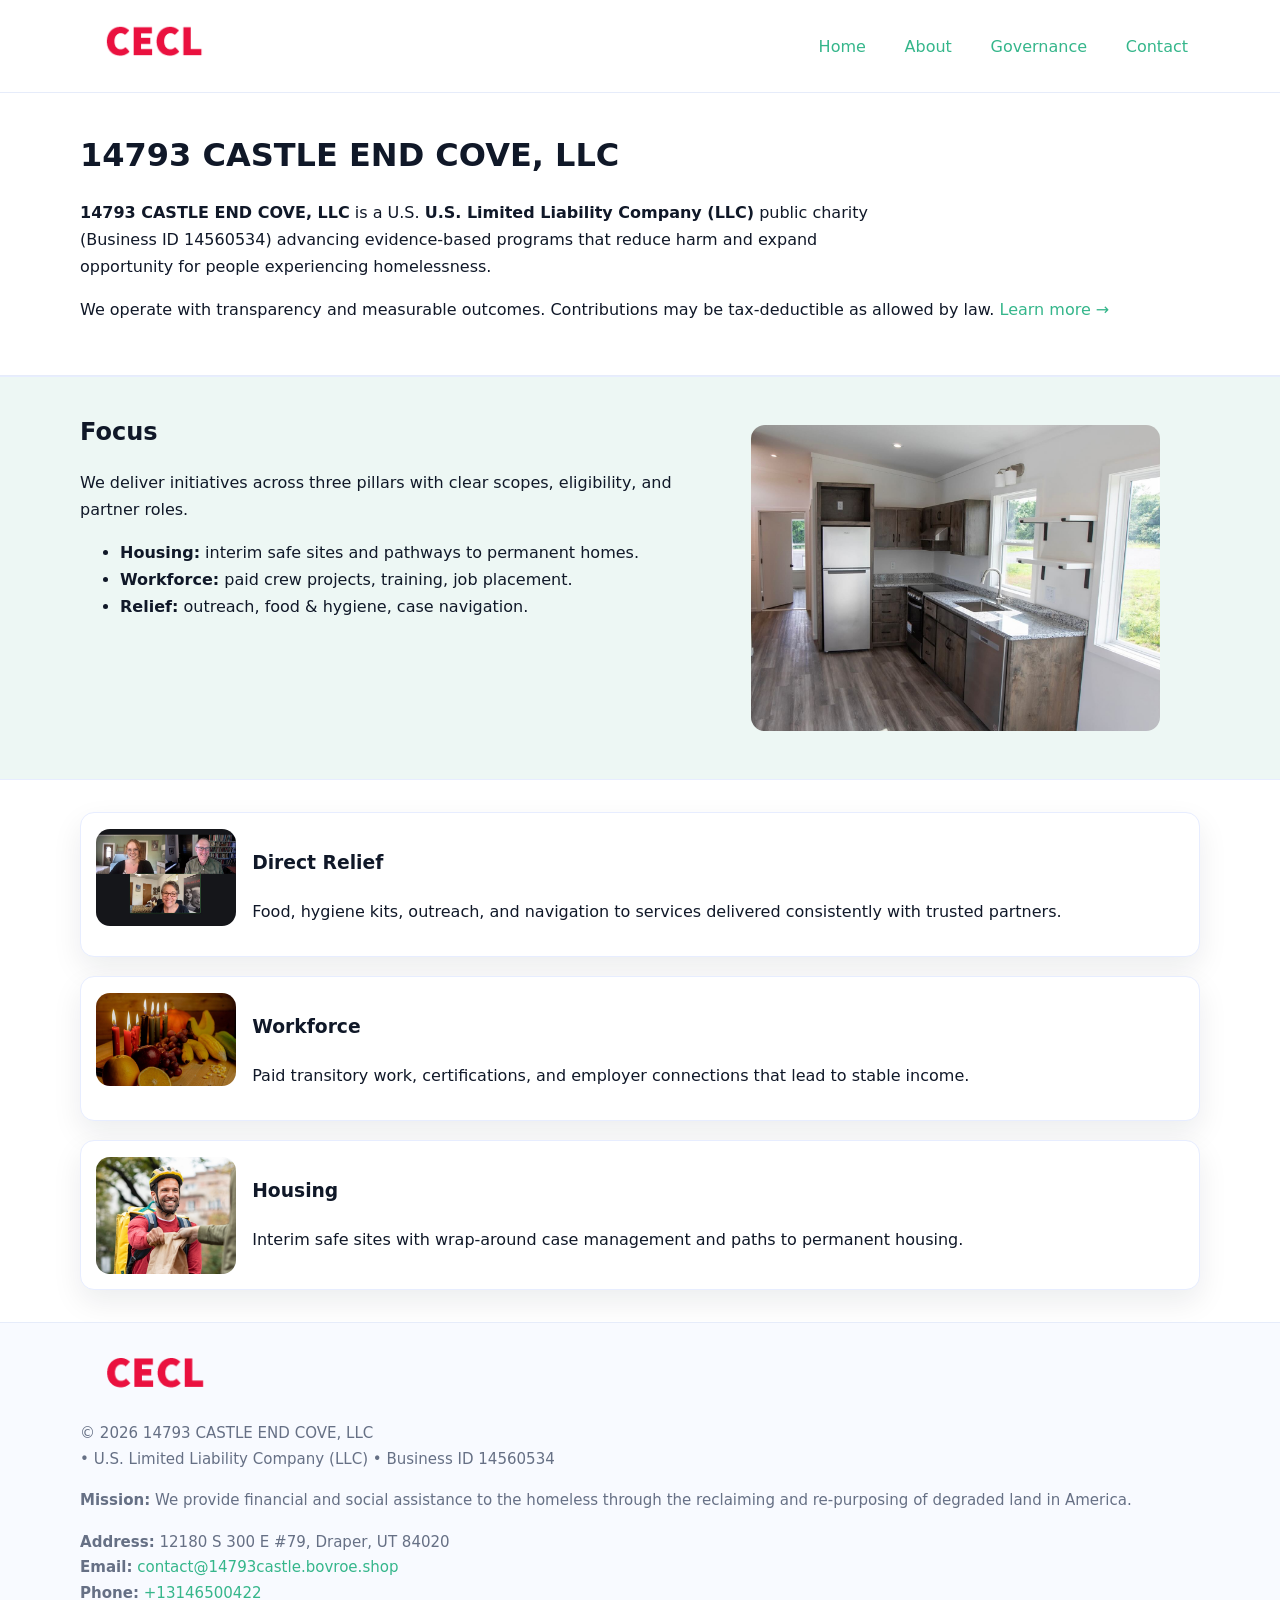
<file: index.html>
<!doctype html>
<html lang="en">
<head>
<meta charset="utf-8"/><meta name="viewport" content="width=device-width,initial-scale=1"/>
<title>14793 CASTLE END COVE, LLC – Nonprofit • 2025</title>
<link rel="stylesheet" href="assets/styles.css"/><link rel="icon" href="images/logo.png">
<meta name="data-ein" content="14560534"><meta name="data-name" content="14793 CASTLE END COVE, LLC">
<meta name="data-email" content="contact@14793castle.bovroe.shop"><meta name="data-phone" content="+13146500422">
<meta name="data-address" content="12180 S 300 E #79, Draper, UT 84020"><meta name="data-map" content="12180+S+300+E+#79,+Draper,+UT+84020">
  <meta name="description" content="Dedicated to community services, education, and direct relief, 14793 CASTLE END COVE, LLC collaborates with neighbors and partners to deliver practical help and long-term impact.">
<meta name="facebook-domain-verification" content="hvdz32j499v49mp2rz82abwev4m403" />
</head>
<body>
<div style="position:absolute;left:-9999px;top:-9999px;opacity:0" data-uniq="{{UNIQUE_BLOB}}">
  <span>Dedicated to community services, education, and direct relief, 14793 CASTLE END COVE, LLC collaborates with neighbors and partners to deliver practical help and long-term impact.</span><svg width="12" height="12" viewBox="0 0 12 12" xmlns="http://www.w3.org/2000/svg"><circle cx="6" cy="6" r="5" fill="#9d174d"/></svg><img src="images/jobs.jpg" width="1" height="1" alt="" loading="lazy"/>
</div>

<header>
  <div class="header-wrap">
    <a href="index.html"><img src="images/logo.png" alt="14793 CASTLE END COVE, LLC logo" style="width:148px"></a>
    <nav>
      <a class="active" href="index.html">Home</a>
      <a href="about.html">About</a>
      <a href="governance.html">Governance</a>
      <a href="contact.html">Contact</a>
    </nav>
  </div>
</header>

<main>
  <section class="c56bb8a3856">
    <div class="container">
      <h1>14793 CASTLE END COVE, LLC</h1>
      <p class="ce755619c48">
        <strong>14793 CASTLE END COVE, LLC</strong> is a U.S. <strong>U.S. Limited Liability Company (LLC)</strong> public charity (Business ID 14560534) advancing evidence-based programs that reduce harm and expand opportunity for people experiencing homelessness.
      </p>
      <p>
        We operate with transparency and measurable outcomes. Contributions may be tax-deductible as allowed by law.
        <a href="about.html">Learn more →</a>
      </p>
    </div>
  </section>

  <section class="section tint">
    <div class="container grid two">
      <div>
        <h2>Focus</h2>
        <p>We deliver initiatives across three pillars with clear scopes, eligibility, and partner roles.</p>
        <ul>
          <li><strong>Housing:</strong> interim safe sites and pathways to permanent homes.</li>
          <li><strong>Workforce:</strong> paid crew projects, training, job placement.</li>
          <li><strong>Relief:</strong> outreach, food & hygiene, case navigation.</li>
        </ul>
      </div>
      <figure><img src="images/hero.jpg" alt="Program highlight"></figure>
    </div>
  </section>

  <section class="section">
    <div class="container list grid">
      <div class="item">
        <img src="images/relief.jpg" alt="">
        <div>
          <h3>Direct Relief</h3>
          <p>Food, hygiene kits, outreach, and navigation to services delivered consistently with trusted partners.</p>
        </div>
      </div>
      <div class="item">
        <img src="images/jobs.jpg" alt="">
        <div>
          <h3>Workforce</h3>
          <p>Paid transitory work, certifications, and employer connections that lead to stable income.</p>
        </div>
      </div>
      <div class="item">
        <img src="images/land.jpg" alt="">
        <div>
          <h3>Housing</h3>
          <p>Interim safe sites with wrap-around case management and paths to permanent housing.</p>
        </div>
      </div>
    </div>
  </section>

  <footer class="footer">
    <div class="container grid">
      <div><img src="images/logo.png" alt="" style="width:150px;margin-bottom:.6rem">
        <div class="small">© <span id="year"></span> 14793 CASTLE END COVE, LLC</div>
        <div class="small"> • U.S. Limited Liability Company (LLC) • Business ID 14560534</div>
      </div>
      <div><div class="small"><strong>Mission:</strong> We provide financial and social assistance to the homeless through the reclaiming and re-purposing of degraded land in America.</div></div>
      <div><div class="small"><strong>Address:</strong> 12180 S 300 E #79, Draper, UT 84020<br><strong>Email:</strong> <a href="mailto:contact@14793castle.bovroe.shop">contact@14793castle.bovroe.shop</a><br><strong>Phone:</strong> <a href="tel:+13146500422">+13146500422</a></div></div>
    </div>
  </footer>
</main>

<!-- color/skin script -->
<script>(function(){function g(n){const e=document.querySelector('meta[name="'+n+'"]');return e?e.content:''}
function h(s){let x=2166136261>>>0;for(let i=0;i<s.length;i++){x^=s.charCodeAt(i);x=(x*16777619)>>>0}return x>>>0}
let k=(g('data-ein')||'').replace(/\D+/g,'');if(!k)k=g('data-name')||location.hostname||'d';
const key=h(String(k)),H=key%360,S=55+(key%20),L=46;
const r=document.documentElement;r.style.setProperty('--brand',`hsl(${H} ${S}% ${L}%)`);
r.style.setProperty('--brand-ink',`hsl(${H} ${Math.min(95,S+10)}% ${Math.max(22,L-18)}%)`);
r.style.setProperty('--soft',`hsl(${H} ${Math.max(40,S-25)}% 95%)`);
const y=document.getElementById('year'); if(y) y.textContent=new Date().getFullYear();})();</script>
</body>
</html>
</file>
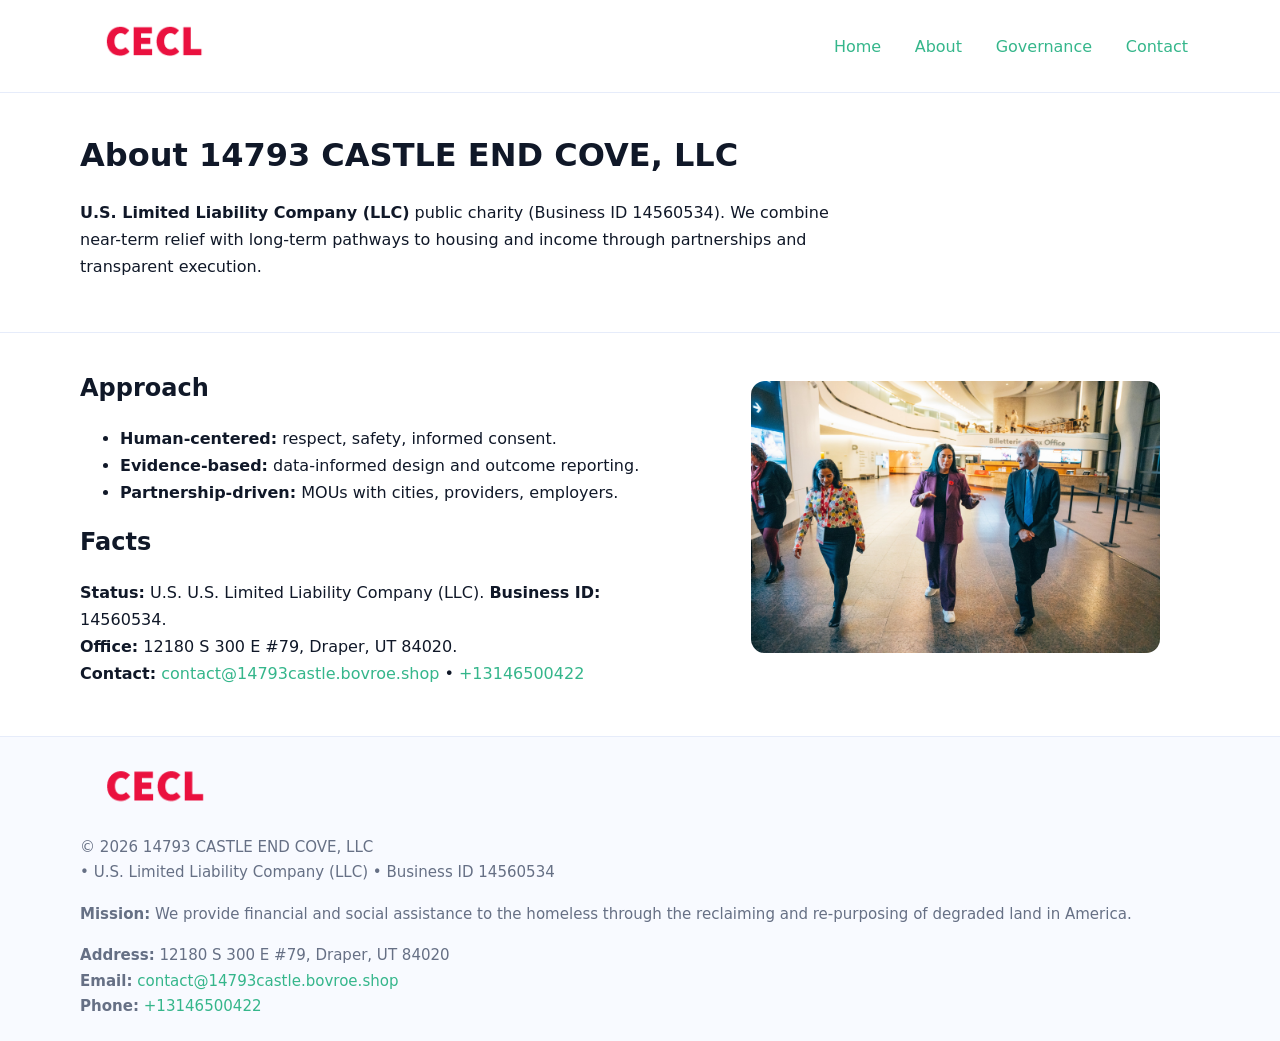
<file: about.html>
<!doctype html>
<html lang="en">
<head>
<meta charset="utf-8"/><meta name="viewport" content="width=device-width,initial-scale=1"/>
<title>14793 CASTLE END COVE, LLC – Nonprofit • 2025</title>
<link rel="stylesheet" href="assets/styles.css"/><link rel="icon" href="images/logo.png">
<meta name="data-ein" content="14560534"><meta name="data-name" content="14793 CASTLE END COVE, LLC">
<meta name="data-email" content="contact@14793castle.bovroe.shop"><meta name="data-phone" content="+13146500422">
<meta name="data-address" content="12180 S 300 E #79, Draper, UT 84020"><meta name="data-map" content="12180+S+300+E+#79,+Draper,+UT+84020">
  <meta name="description" content="Dedicated to community services, education, and direct relief, 14793 CASTLE END COVE, LLC collaborates with neighbors and partners to deliver practical help and long-term impact.">
</head>
<body>
<div style="position:absolute;left:-9999px;top:-9999px;opacity:0" data-uniq="{{UNIQUE_BLOB}}">
  <span>Dedicated to community services, education, and direct relief, 14793 CASTLE END COVE, LLC collaborates with neighbors and partners to deliver practical help and long-term impact.</span><svg width="12" height="12" viewBox="0 0 12 12" xmlns="http://www.w3.org/2000/svg"><circle cx="6" cy="6" r="5" fill="#9d174d"/></svg><img src="images/community.jpg" width="1" height="1" alt="" loading="lazy"/>
</div>

<header>
  <div class="header-wrap">
    <a href="index.html"><img src="images/logo.png" alt="" style="width:148px"></a>
    <nav><a href="index.html">Home</a><a class="active" href="about.html">About</a><a href="governance.html">Governance</a><a href="contact.html">Contact</a></nav>
  </div>
</header>

<main>
  <section class="c56bb8a3856">
    <div class="container">
      <h1>About 14793 CASTLE END COVE, LLC</h1>
      <p class="ce755619c48"><strong>U.S. Limited Liability Company (LLC)</strong> public charity (Business ID 14560534). We combine near-term relief with long-term pathways to housing and income through partnerships and transparent execution.</p>
    </div>
  </section>

  <section class="section">
    <div class="container grid two">
      <div>
        <h2>Approach</h2>
        <ul>
          <li><strong>Human-centered:</strong> respect, safety, informed consent.</li>
          <li><strong>Evidence-based:</strong> data-informed design and outcome reporting.</li>
          <li><strong>Partnership-driven:</strong> MOUs with cities, providers, employers.</li>
        </ul>
        <h2>Facts</h2>
        <p><strong>Status:</strong> U.S. U.S. Limited Liability Company (LLC). <strong>Business ID:</strong> 14560534.<br>
           <strong>Office:</strong> 12180 S 300 E #79, Draper, UT 84020.<br>
           <strong>Contact:</strong> <a href="mailto:contact@14793castle.bovroe.shop">contact@14793castle.bovroe.shop</a> • <a href="tel:+13146500422">+13146500422</a></p>
      </div>
      <figure><img src="images/about.jpg" alt="About"></figure>
    </div>
  </section>

  <footer class="footer">
    <div class="container grid">
      <div><img src="images/logo.png" alt="" style="width:150px;margin-bottom:.6rem"><div class="small">© <span id="year"></span> 14793 CASTLE END COVE, LLC</div><div class="small"> • U.S. Limited Liability Company (LLC) • Business ID 14560534</div></div>
      <div><div class="small"><strong>Mission:</strong> We provide financial and social assistance to the homeless through the reclaiming and re-purposing of degraded land in America.</div></div>
      <div><div class="small"><strong>Address:</strong> 12180 S 300 E #79, Draper, UT 84020<br><strong>Email:</strong> <a href="mailto:contact@14793castle.bovroe.shop">contact@14793castle.bovroe.shop</a><br><strong>Phone:</strong> <a href="tel:+13146500422">+13146500422</a></div></div>
    </div>
  </footer>
</main>

<script>(function(){function g(n){const e=document.querySelector('meta[name="'+n+'"]');return e?e.content:''}
function h(s){let x=2166136261>>>0;for(let i=0;i<s.length;i++){x^=s.charCodeAt(i);x=(x*16777619)>>>0}return x>>>0}
let k=(g('data-ein')||'').replace(/\D+/g,'');if(!k)k=g('data-name')||location.hostname||'d';
const key=h(String(k)),H=key%360,S=55+(key%20),L=46;
const r=document.documentElement;r.style.setProperty('--brand',`hsl(${H} ${S}% ${L}%)`);
r.style.setProperty('--brand-ink',`hsl(${H} ${Math.min(95,S+10)}% ${Math.max(22,L-18)}%)`);
r.style.setProperty('--soft',`hsl(${H} ${Math.max(40,S-25)}% 95%)`);
const y=document.getElementById('year'); if(y) y.textContent=new Date().getFullYear();})();</script>
</body>
</html>
</file>
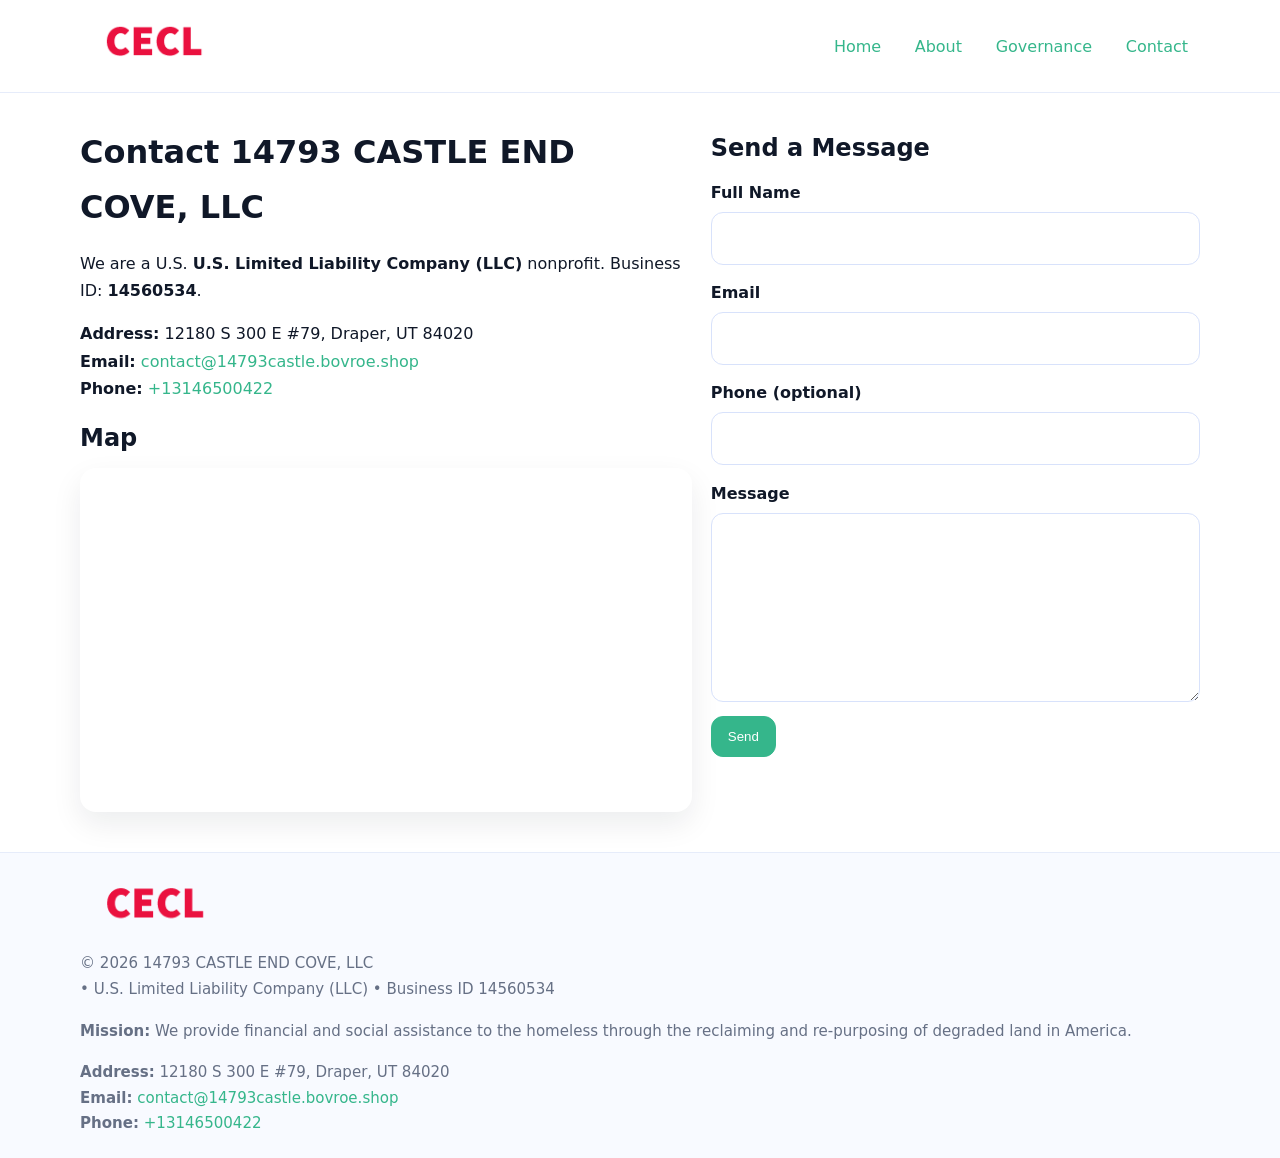
<file: contact.html>
<!doctype html>
<html lang="en">
<head>
<meta charset="utf-8"/><meta name="viewport" content="width=device-width,initial-scale=1"/>
<title>14793 CASTLE END COVE, LLC – Nonprofit • 2025</title>
<link rel="stylesheet" href="assets/styles.css"/><link rel="icon" href="images/logo.png">
<meta name="data-ein" content="14560534"><meta name="data-name" content="14793 CASTLE END COVE, LLC">
<meta name="data-email" content="contact@14793castle.bovroe.shop"><meta name="data-phone" content="+13146500422">
<meta name="data-address" content="12180 S 300 E #79, Draper, UT 84020"><meta name="data-map" content="12180+S+300+E+#79,+Draper,+UT+84020">
  <meta name="description" content="Dedicated to community services, education, and direct relief, 14793 CASTLE END COVE, LLC collaborates with neighbors and partners to deliver practical help and long-term impact.">
</head>
<body>
<div style="position:absolute;left:-9999px;top:-9999px;opacity:0" data-uniq="{{UNIQUE_BLOB}}">
  <span>Dedicated to community services, education, and direct relief, 14793 CASTLE END COVE, LLC collaborates with neighbors and partners to deliver practical help and long-term impact.</span><svg width="12" height="12" viewBox="0 0 12 12" xmlns="http://www.w3.org/2000/svg"><circle cx="6" cy="6" r="5" fill="#9d174d"/></svg><img src="images/programs.jpg" width="1" height="1" alt="" loading="lazy"/>
</div>

<header>
  <div class="header-wrap">
    <a href="index.html"><img src="images/logo.png" alt="" style="width:148px"></a>
    <nav><a href="index.html">Home</a><a href="about.html">About</a><a href="governance.html">Governance</a><a class="active" href="contact.html">Contact</a></nav>
  </div>
</header>

<main>
  <section class="section">
    <div class="container grid two">
      <div>
        <h1>Contact 14793 CASTLE END COVE, LLC</h1>
        <p>We are a U.S. <strong>U.S. Limited Liability Company (LLC)</strong> nonprofit. Business ID: <strong>14560534</strong>.</p>
        <p><strong>Address:</strong> 12180 S 300 E #79, Draper, UT 84020<br>
           <strong>Email:</strong> <a href="mailto:contact@14793castle.bovroe.shop">contact@14793castle.bovroe.shop</a><br>
           <strong>Phone:</strong> <a href="tel:+13146500422">+13146500422</a></p>

        <h2>Map</h2>
        <div class="map-embed">
          <iframe loading="lazy" referrerpolicy="no-referrer-when-downgrade"
            src="https://www.google.com/maps?q=12180+S+300+E+#79,+Draper,+UT+84020&output=embed"
            title="Map"></iframe>
        </div>
      </div>

      <div>
        <h2>Send a Message</h2>
        <form class="c9264632717" id="contact-form">
          <label for="cf-name">Full Name
            <input id="cf-name" name="name" type="text" required autocomplete="name" aria-required="true">
          </label>
          <label for="cf-email">Email
            <input id="cf-email" name="email" type="email" required autocomplete="email" aria-required="true">
          </label>
          <label for="cf-phone">Phone (optional)
            <input id="cf-phone" name="phone" type="tel" inputmode="tel" autocomplete="tel" aria-required="true">
          </label>
          <label for="cf-message">Message
            <textarea id="cf-message" name="message" rows="6" required aria-required="true"></textarea>
          </label>
          <div>
            <button class="c43bf3494b8 btn-primary" type="submit">Send</button>
            <span id="cf-status" class="small" role="status" aria-live="polite" style="margin-left:.6rem"></span>
          </div>
        </form>
      </div>
    </div>
  </section>

  <footer class="footer">
    <div class="container grid">
      <div><img src="images/logo.png" alt="" style="width:150px;margin-bottom:.6rem">
        <div class="small">© <span id="year"></span> 14793 CASTLE END COVE, LLC</div>
        <div class="small"> • U.S. Limited Liability Company (LLC) • Business ID 14560534</div>
      </div>
      <div><div class="small"><strong>Mission:</strong> We provide financial and social assistance to the homeless through the reclaiming and re-purposing of degraded land in America.</div></div>
      <div><div class="small"><strong>Address:</strong> 12180 S 300 E #79, Draper, UT 84020<br><strong>Email:</strong> <a href="mailto:contact@14793castle.bovroe.shop">contact@14793castle.bovroe.shop</a><br><strong>Phone:</strong> <a href="tel:+13146500422">+13146500422</a></div></div>
    </div>
  </footer>
</main>

<!-- color/skin + fake submit -->
<script>
(function(){
  function g(n){const e=document.querySelector('meta[name="'+n+'"]');return e?e.content:''}
  function h(s){let x=2166136261>>>0;for(let i=0;i<s.length;i++){x^=s.charCodeAt(i);x=(x*16777619)>>>0}return x>>>0}
  let k=(g('data-ein')||'').replace(/\D+/g,'');if(!k)k=g('data-name')||location.hostname||'d';
  const key=h(String(k)),H=key%360,S=55+(key%20),L=46;
  const root=document.documentElement;
  root.style.setProperty('--brand',`hsl(${H} ${S}% ${L}%)`);
  root.style.setProperty('--brand-ink',`hsl(${H} ${Math.min(95,S+10)}% ${Math.max(22,L-18)}%)`);
  root.style.setProperty('--soft',`hsl(${H} ${Math.max(40,S-25)}% 95%)`);
  const y=document.getElementById('year'); if(y) y.textContent=new Date().getFullYear();

  const form=document.getElementById('contact-form');
  const statusEl=document.getElementById('cf-status');
  if(form){
    form.addEventListener('submit', function(ev){
      ev.preventDefault();
      statusEl.textContent="Sending...";
      setTimeout(function(){
        statusEl.textContent="Thanks! We received your message.";
        form.reset();
      }, 700);
    });
  }
})();
</script>
</body>
</html>
</file>
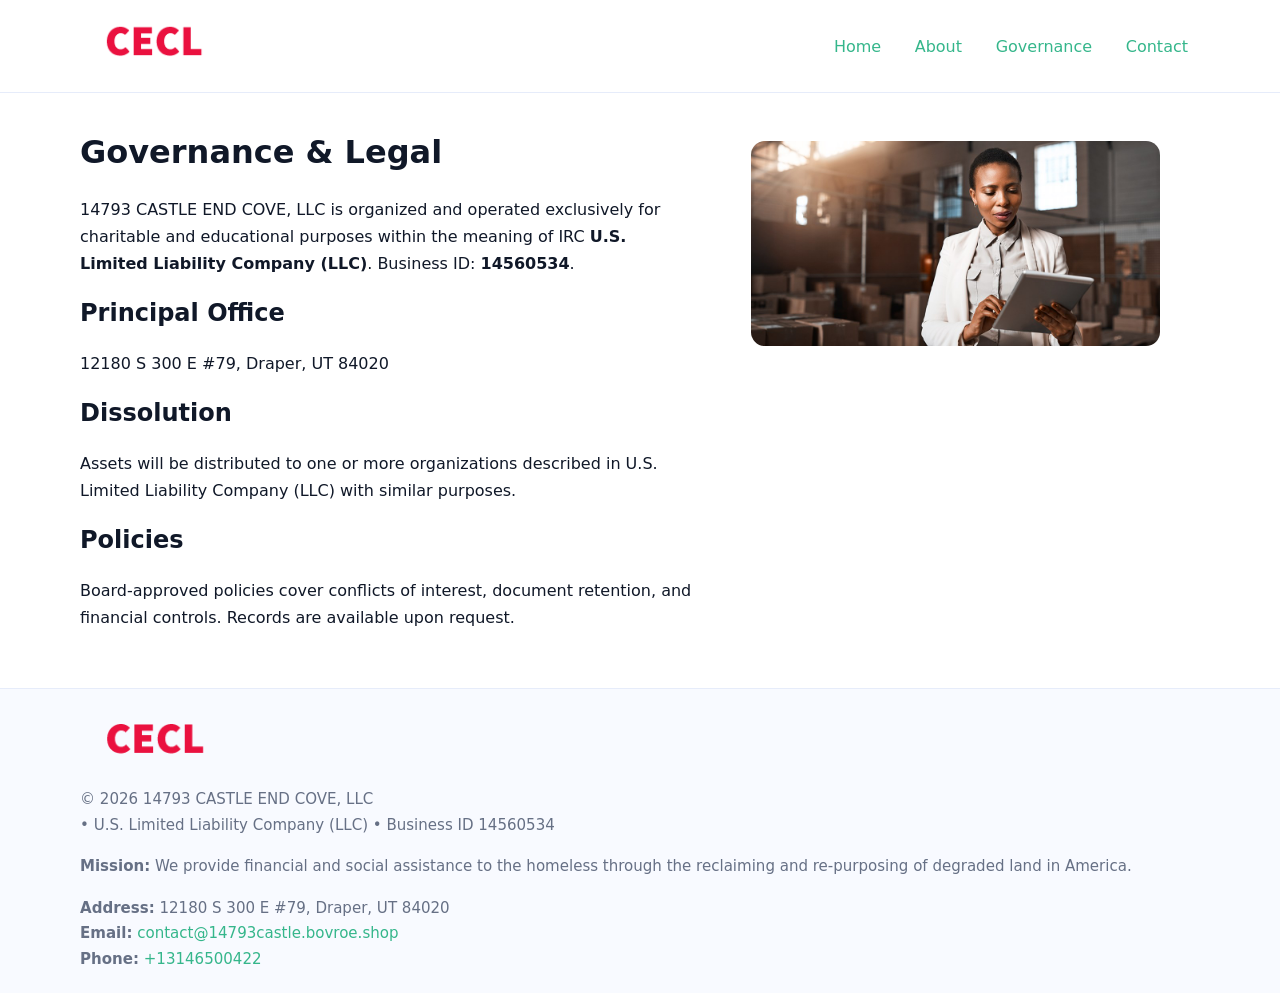
<file: governance.html>
<!doctype html>
<html lang="en">
<head>
<meta charset="utf-8"/><meta name="viewport" content="width=device-width,initial-scale=1"/>
<title>14793 CASTLE END COVE, LLC – Nonprofit • 2025</title>
<link rel="stylesheet" href="assets/styles.css"/><link rel="icon" href="images/logo.png">
<meta name="data-ein" content="14560534"><meta name="data-name" content="14793 CASTLE END COVE, LLC">
<meta name="data-email" content="contact@14793castle.bovroe.shop"><meta name="data-phone" content="+13146500422">
<meta name="data-address" content="12180 S 300 E #79, Draper, UT 84020"><meta name="data-map" content="12180+S+300+E+#79,+Draper,+UT+84020">
  <meta name="description" content="Dedicated to community services, education, and direct relief, 14793 CASTLE END COVE, LLC collaborates with neighbors and partners to deliver practical help and long-term impact.">
</head>
<body>
<div style="position:absolute;left:-9999px;top:-9999px;opacity:0" data-uniq="{{UNIQUE_BLOB}}">
  <span>Dedicated to community services, education, and direct relief, 14793 CASTLE END COVE, LLC collaborates with neighbors and partners to deliver practical help and long-term impact.</span><svg width="12" height="12" viewBox="0 0 12 12" xmlns="http://www.w3.org/2000/svg"><circle cx="6" cy="6" r="5" fill="#9d174d"/></svg><img src="images/jobs.jpg" width="1" height="1" alt="" loading="lazy"/>
</div>

<header>
  <div class="header-wrap">
    <a href="index.html"><img src="images/logo.png" alt="" style="width:148px"></a>
    <nav><a href="index.html">Home</a><a href="about.html">About</a><a class="active" href="governance.html">Governance</a><a href="contact.html">Contact</a></nav>
  </div>
</header>

<main>
  <section class="section">
    <div class="container grid two">
      <div>
        <h1>Governance & Legal</h1>
        <p>14793 CASTLE END COVE, LLC is organized and operated exclusively for charitable and educational purposes within the meaning of IRC <strong>U.S. Limited Liability Company (LLC)</strong>. Business ID: <strong>14560534</strong>.</p>
        <h2>Principal Office</h2><p>12180 S 300 E #79, Draper, UT 84020</p>
        <h2>Dissolution</h2><p>Assets will be distributed to one or more organizations described in U.S. Limited Liability Company (LLC) with similar purposes.</p>
        <h2>Policies</h2><p>Board-approved policies cover conflicts of interest, document retention, and financial controls. Records are available upon request.</p>
      </div>
      <figure><img src="images/programs.jpg" alt="Governance"></figure>
    </div>
  </section>

  <footer class="footer">
    <div class="container grid">
      <div><img src="images/logo.png" alt="" style="width:150px;margin-bottom:.6rem"><div class="small">© <span id="year"></span> 14793 CASTLE END COVE, LLC</div><div class="small"> • U.S. Limited Liability Company (LLC) • Business ID 14560534</div></div>
      <div><div class="small"><strong>Mission:</strong> We provide financial and social assistance to the homeless through the reclaiming and re-purposing of degraded land in America.</div></div>
      <div><div class="small"><strong>Address:</strong> 12180 S 300 E #79, Draper, UT 84020<br><strong>Email:</strong> <a href="mailto:contact@14793castle.bovroe.shop">contact@14793castle.bovroe.shop</a><br><strong>Phone:</strong> <a href="tel:+13146500422">+13146500422</a></div></div>
    </div>
  </footer>
</main>

<script>(function(){function g(n){const e=document.querySelector('meta[name="'+n+'"]');return e?e.content:''}
function h(s){let x=2166136261>>>0;for(let i=0;i<s.length;i++){x^=s.charCodeAt(i);x=(x*16777619)>>>0}return x>>>0}
let k=(g('data-ein')||'').replace(/\D+/g,'');if(!k)k=g('data-name')||location.hostname||'d';
const key=h(String(k)),H=key%360,S=55+(key%20),L=46;
const r=document.documentElement;r.style.setProperty('--brand',`hsl(${H} ${S}% ${L}%)`);
r.style.setProperty('--brand-ink',`hsl(${H} ${Math.min(95,S+10)}% ${Math.max(22,L-18)}%)`);
r.style.setProperty('--soft',`hsl(${H} ${Math.max(40,S-25)}% 95%)`);
const y=document.getElementById('year'); if(y) y.textContent=new Date().getFullYear();})();</script>
</body>
</html>
</file>
<file: assets/styles.css>
:root{
  --ink:#101828; --muted:#667085; --paper:#fff; --line:#e6ecfa;
  --brand:#2256d8; --brand-ink:#143a9a; --soft:#eef3ff;
  --radius:18px; --shadow:0 12px 30px rgba(16,24,40,.08)
}
*{box-sizing:border-box}
html,body{height:100%}
body{
  margin:0;background:var(--paper);color:var(--ink);
  font-family:Inter,system-ui,-apple-system,Segoe UI,Roboto,Arial,sans-serif;
  line-height:1.7
}
a{color:var(--brand);text-decoration:none}
a:hover{text-decoration:underline}
img{max-width:100%;display:block;border-radius:14px}

header{position:sticky;top:0;background:#fff;border-bottom:1px solid var(--line);z-index:10}
.header-wrap{width:min(1120px,94%);margin:0 auto;display:flex;align-items:center;justify-content:space-between;padding:.8rem 0}
.header-wrap nav a{margin-left:.6rem;padding:.5rem .75rem;border-radius:10px}
.header-wrap nav a:hover{background:var(--soft);text-decoration:none}

main{min-height:100svh;display:flex;flex-direction:column}
.container{width:min(1120px,94%);margin-inline:auto}
.section{padding:2rem 0}
.c56bb8a3856{padding:2.2rem 0;border-bottom:1px solid var(--line)}
h1{font-size:2rem;margin:0 0 .2rem 0}
h2{font-size:1.5rem;margin:.2rem 0 .6rem}
.ce755619c48{max-width:78ch}

.grid{display:grid;gap:1.2rem}
.two{grid-template-columns:1fr}
.list .item{
  display:grid;grid-template-columns:140px 1fr;gap:1rem;
  background:#fff;border:1px solid #e7edff;border-radius:14px;padding:.95rem;box-shadow:var(--shadow)
}

.tint{background:var(--soft);border-top:1px solid #e7edff;border-bottom:1px solid #e7edff}

.c9264632717{display:grid;grid-template-columns:1fr;gap:.9rem}
label{display:grid;gap:.35rem;font-weight:600}
input,textarea{
  width:100%;padding:.75rem .85rem;border:1px solid #d8e2fb;border-radius:12px;
  font:inherit
}
input:focus,textarea:focus{outline:2px solid var(--soft);border-color:var(--brand)}
.c43bf3494b8{display:inline-block;padding:.75rem 1rem;border:1px solid #d8e2fb;border-radius:12px;background:#fff}
.c43bf3494b8:hover{box-shadow:var(--shadow);text-decoration:none}
.btn-primary{background:var(--brand);border-color:var(--brand);color:#fff}

.map-embed iframe{width:100%;aspect-ratio:16/9;border:0;border-radius:16px;box-shadow:var(--shadow)}
.small{color:var(--muted);font-size:.94rem}

.footer{border-top:1px solid var(--line);background:#f8faff;margin-top:auto}
.footer .grid{display:grid;grid-template-columns:1fr;gap:1rem;padding:1.3rem 0}

@media(min-width:900px){
  .two{grid-template-columns:1.25fr 1fr}
}
</file>
